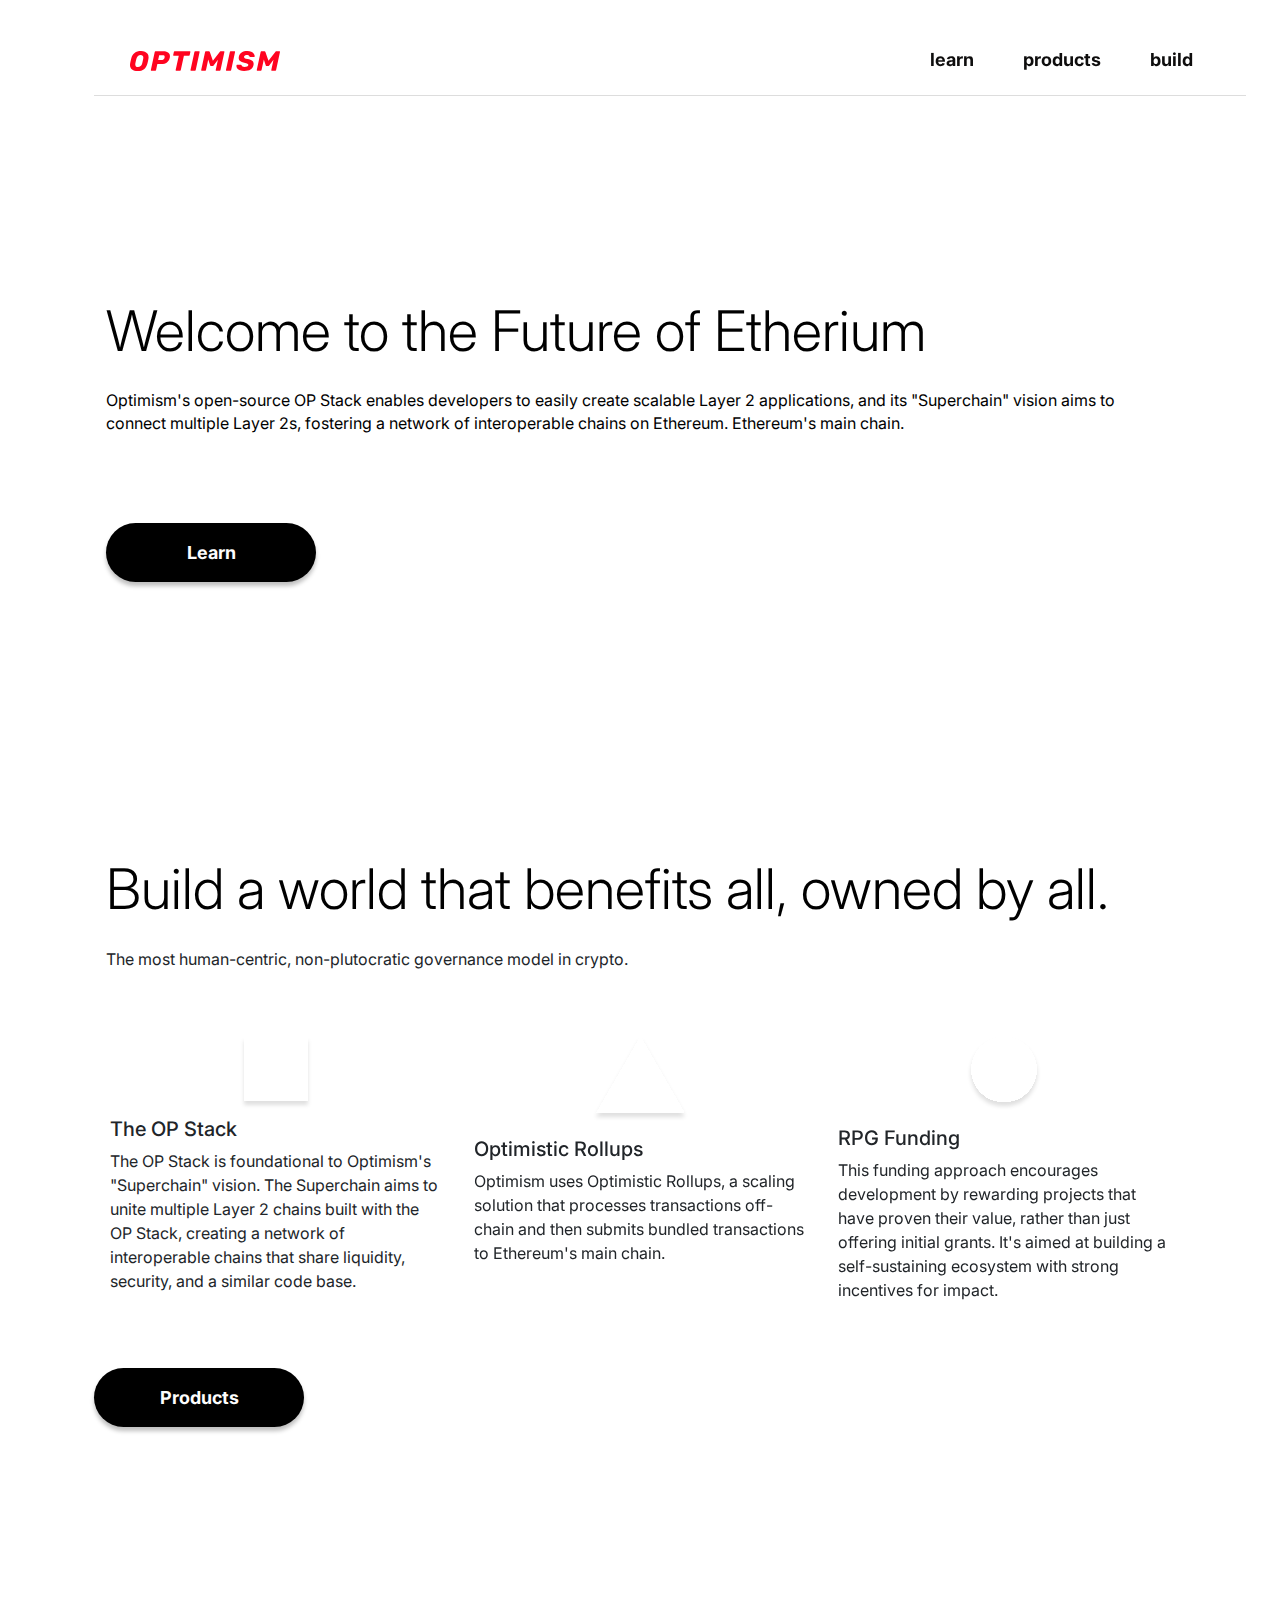
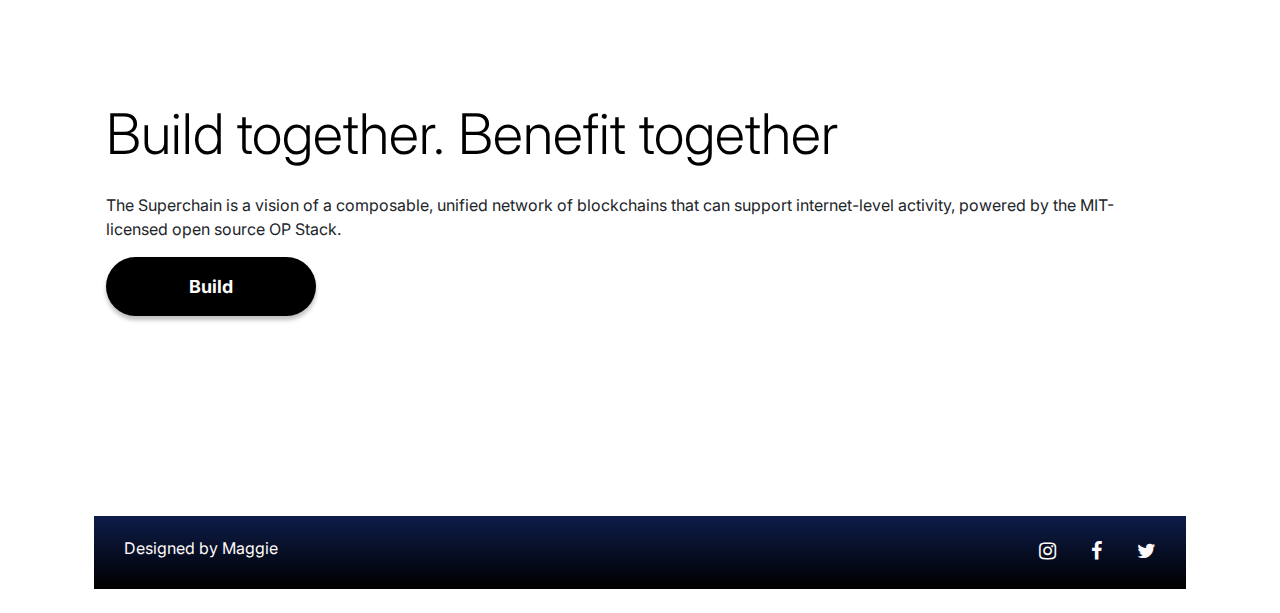
<file: index.html>
<!DOCTYPE html>
<html lang="en">
<head>
    <meta charset="UTF-8">
    <meta name="viewport" content="width=device-width, initial-scale=1.0">
    <!-- Meta tags for search engines -->
    <meta name="keywords" content="Optymism layer 2, cryprocurency, bitcoin, altcoins, Layer 2 on Etherium, Optymistic Rollups">
    <meta name="description" content="Optimism's open-source OP Stack enables developers to easily create scalable Layer 2 applications, and its Superchain vision aims to connect multiple Layer 2s, fostering a network of interoperable chains on Ethereum. Ethereum's main chain.">
    <!-- Tiltle -->    
    <title>Optimism</title>
    <!-- Bootstrap CSS and JS links -->
    <link href="https://cdn.jsdelivr.net/npm/bootstrap@5.3.3/dist/css/bootstrap.min.css" rel="stylesheet" integrity="sha384-QWTKZyjpPEjISv5WaRU9OFeRpok6YctnYmDr5pNlyT2bRjXh0JMhjY6hW+ALEwIH" crossorigin="anonymous">
    <script src="https://cdn.jsdelivr.net/npm/bootstrap@5.3.3/dist/js/bootstrap.bundle.min.js" integrity="sha384-YvpcrYf0tY3lHB60NNkmXc5s9fDVZLESaAA55NDzOxhy9GkcIdslK1eN7N6jIeHz" crossorigin="anonymous"></script>
    <!-- Google fonts link -->
    <link href="https://fonts.googleapis.com/css2?family=Inter:wght@400;700&display=swap" rel="stylesheet">
    <!-- Font Awesome Link -->
    <link rel="stylesheet" href="https://cdnjs.cloudflare.com/ajax/libs/font-awesome/4.7.0/css/font-awesome.min.css">
    <!-- styles.css link -->
    <link rel="stylesheet" href="assets/css/styles.css">
</head>
<body class="container p-4">
<!-- Navbar --> 
<header class="navbar">
    <div class="logo">
        <img src="assets/images/logo-optymism.png" alt="Optymism Logo">
    </div>
    <nav class="nav-links" >
        <a href="assets/pages/learn.html" class="nav-button">learn</a>
        <a href="assets/pages/hello.html" class="nav-button">products</a>
        <a href="assets/pages/build.html" class="nav-button">build</a>
    </nav>
</header>

<!-- Main Content-->


 <!-- header -->
<div id="hero_section" class="container">
    <section class="row">
        <!-- text-center class used to centre all text inside column -->
        <div class="col-12 text-left">
            <h1 class="display-4 my-4">Welcome to the Future of Etherium</h1>
            <p>
                Optimism's open-source OP Stack enables developers to easily create scalable Layer 2 applications, and its "Superchain" vision aims to connect multiple Layer 2s, fostering a network of interoperable chains on Ethereum. Ethereum's main chain.
            </p>
            <a href="assets/pages/learn.html" class="primary_button">Learn</a>
            </div>
    </section>
  </div>

<div class="container">
    <section class="row">
        <div class="col-12 text-left">
            <h1 class="display-4 my-4">Build a world that benefits all, owned by all.</h1>
            <p>
                The most human-centric, non-plutocratic governance model in crypto.
            </p>
            </div>
    </section>
</div>

<div class="card-group" id="products_section">
    <div class="card">
        <!-- Square as the top image replacement from Figma -->
        <div class="card-img-top d-flex justify-content-center align-items-start">
          <div id="square"></div>
        </div>
        <div class="card-body">
          <h5 class="card-title">The OP Stack</h5>
          <p class="card-text">
            The OP Stack is foundational to Optimism's "Superchain" vision. The Superchain aims to unite multiple Layer 2 chains built with the OP Stack, creating a network of interoperable chains that share liquidity, security, and a similar code base.
          </p>
        </div>
      </div>
      

    <div class="card">
        <!-- Replacing the 2nd card <img> with the SVG code of a triangle from Figma-->
        <div class="card-img-top d-flex justify-content-center align-items-start">
        <svg xmlns="http://www.w3.org/2000/svg" width="97" height="84" viewBox="0 0 97 84" fill="none">
            <g opacity="0.5" filter="url(#filter0_d_465_587)">
              <path d="M48.5 0L92.2343 75.75H4.76572L48.5 0Z" fill="white"/>
            </g>
            <defs>
              <filter id="filter0_d_465_587" x="0.765625" y="0" width="95.4688" height="83.75" filterUnits="userSpaceOnUse" color-interpolation-filters="sRGB">
                <feFlood flood-opacity="0" result="BackgroundImageFix"/>
                <feColorMatrix in="SourceAlpha" type="matrix" values="0 0 0 0 0 0 0 0 0 0 0 0 0 0 0 0 0 0 127 0" result="hardAlpha"/>
                <feOffset dy="4"/>
                <feGaussianBlur stdDeviation="2"/>
                <feComposite in2="hardAlpha" operator="out"/>
                <feColorMatrix type="matrix" values="0 0 0 0 0 0 0 0 0 0 0 0 0 0 0 0 0 0 0.25 0"/>
                <feBlend mode="normal" in2="BackgroundImageFix" result="effect1_dropShadow_465_587"/>
                <feBlend mode="normal" in="SourceGraphic" in2="effect1_dropShadow_465_587" result="shape"/>
              </filter>
            </defs>
          </svg>
        </div>
        <div class="card-body">
          <h5 class="card-title">Optimistic Rollups</h5>
          <p class="card-text">Optimism uses Optimistic Rollups, a scaling solution that processes transactions off-chain and then submits bundled transactions to Ethereum's main chain.</p>
        </div>
    </div>

    <div class="card">
        <!-- Replacing the 3rd card <img> with the SVG code of an ellipse from Figma-->
        <div class="card-img-top d-flex justify-content-center align-items-start">
          <svg xmlns="http://www.w3.org/2000/svg" width="74" height="73" viewBox="0 0 74 73" fill="none">
            <g opacity="0.5" filter="url(#filter0_d_465_590)">
              <circle cx="37" cy="32.5" r="32.5" fill="white"/>
            </g>
            <defs>
              <filter id="filter0_d_465_590" x="0.5" y="0" width="73" height="73" filterUnits="userSpaceOnUse" color-interpolation-filters="sRGB">
                <feFlood flood-opacity="0" result="BackgroundImageFix"/>
                <feColorMatrix in="SourceAlpha" type="matrix" values="0 0 0 0 0 0 0 0 0 0 0 0 0 0 0 0 0 0 127 0" result="hardAlpha"/>
                <feOffset dy="4"/>
                <feGaussianBlur stdDeviation="2"/>
                <feComposite in2="hardAlpha" operator="out"/>
                <feColorMatrix type="matrix" values="0 0 0 0 0 0 0 0 0 0 0 0 0 0 0 0 0 0 0.25 0"/>
                <feBlend mode="normal" in2="BackgroundImageFix" result="effect1_dropShadow_465_590"/>
                <feBlend mode="normal" in="SourceGraphic" in2="effect1_dropShadow_465_590" result="shape"/>
              </filter>
            </defs>
          </svg>
        </div>
        <div class="card-body">
          <h5 class="card-title">RPG Funding</h5>
          <p class="card-text">
            This funding approach encourages development by rewarding projects that have proven their value, rather than just offering initial grants. It's aimed at building a self-sustaining ecosystem with strong incentives for impact.
          </p>
        </div>
      </div>
      
  </div>
  <a href="assets/pages/hello.html" class="primary_button">Products</a>
  <div id="build_section" class="container">
    <section class="row">
        <div class="col-12 text-left">
            <h1 class="display-4 my-4">Build together. Benefit together</h1>
            <p>
                The Superchain is a vision of a composable, unified network of blockchains that can support internet-level activity, powered by the MIT-licensed open source OP Stack.
            </p>
            <a href="assets/pages/build.html" class="primary_button">Build</a>
            </div>
    </section>
  </div>

<!--Footer-->  
<footer>
  <div class="footer-content">
      <p>Designed by Maggie</p>
      <div class="social-icons">
          <a href="https://www.instagram.com" target="_blank"><i class="fa fa-instagram"></i></a>
          <a href="https://www.facebook.com" target="_blank"><i class="fa fa-facebook"></i></a>
          <a href="https://www.twitter.com" target="_blank"><i class="fa fa-twitter"></i></a>
      </div>
  </div>
</footer>   
</body>
</html>
</file>
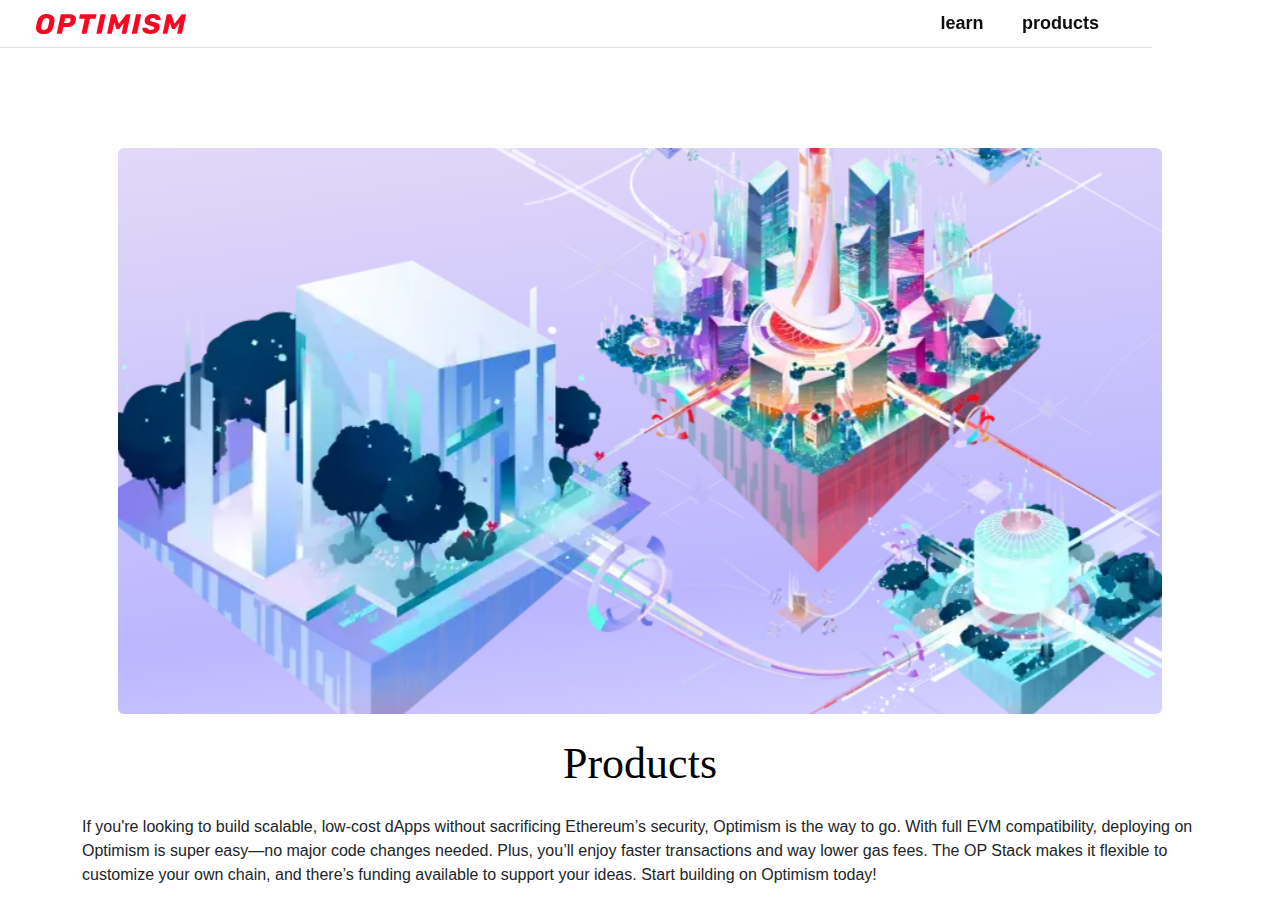
<file: assets/pages/build.html>
<!DOCTYPE html>
<html lang="en">
<head>
    <meta charset="UTF-8">
    <meta name="viewport" content="width=device-width, initial-scale=1.0">
    <title>Learn More</title>
    <!-- Bootstrap CSS -->
    <link href="https://cdn.jsdelivr.net/npm/bootstrap@5.3.0-alpha1/dist/css/bootstrap.min.css" rel="stylesheet">
    <!-- styles.css link -->
    <link rel="stylesheet" href="../css/styles.css">
</head>
<body>
    <header class="navbar">
        <div class="logo">
            <a href="../../index.html">
                <img src="../images/logo-optymism.png" alt="Optimism Logo">
            </a>
        </div>
        
        <nav class="nav-l
        inks" >
            <a href="../pages/learn.html" class="nav-button">learn</a>
            <a href="../pages/hello.html" class="nav-button">products</a>
        </nav>
    </header>
    <div class="container mt-5">
        <!-- Image -->
        <div class="text-center image">
            <img src="../images/build-image.png" class="img-fluid rounded" alt="An illustration of an utopian world with calm and happy people.">
        </div>
        <!-- Heading -->
        <h1 class="text-center mt-4">Products</h1>
        <!-- Article Content -->
        <article class="mt-4">
            <p>
                If you're looking to build scalable, low-cost dApps without sacrificing Ethereum’s security, Optimism is the way to go. With full EVM compatibility, deploying on Optimism is super easy—no major code changes needed. Plus, you’ll enjoy faster transactions and way lower gas fees. The OP Stack makes it flexible to customize your own chain, and there’s funding available to support your ideas. Start building on Optimism today!
            </p>
            
        </article>
    </div>

    <!-- Bootstrap JS -->
    <script src="https://cdn.jsdelivr.net/npm/bootstrap@5.3.0-alpha1/dist/js/bootstrap.bundle.min.js"></script>
</body>
</html>
</file>
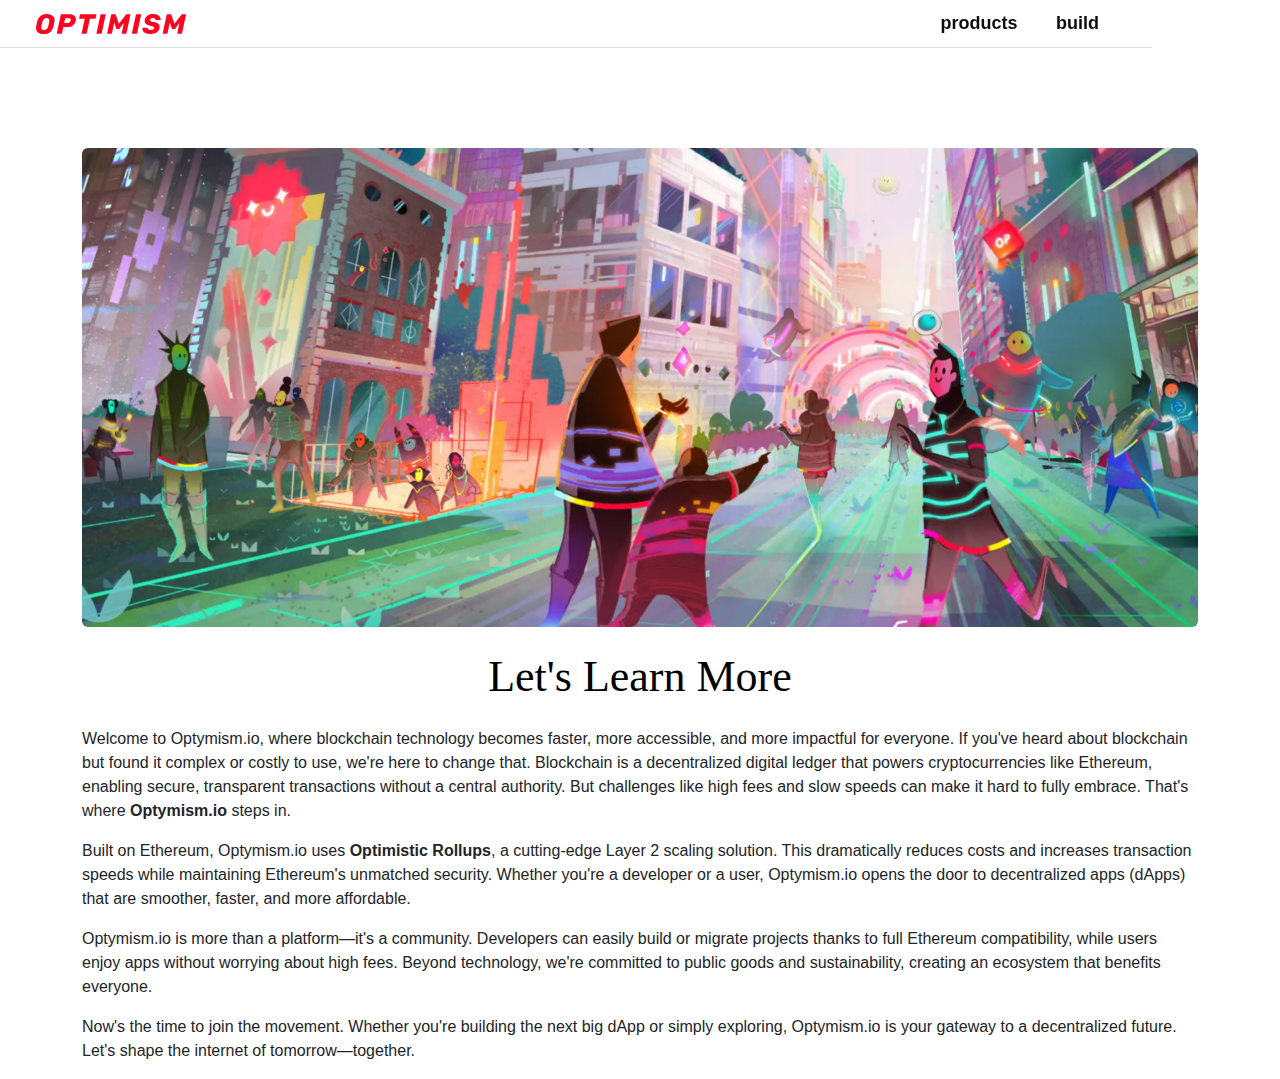
<file: assets/pages/learn.html>
<!DOCTYPE html>
<html lang="en">
<head>
    <meta charset="UTF-8">
    <meta name="viewport" content="width=device-width, initial-scale=1.0">
    <title>Learn More</title>
    <!-- Bootstrap CSS -->
    <link href="https://cdn.jsdelivr.net/npm/bootstrap@5.3.0-alpha1/dist/css/bootstrap.min.css" rel="stylesheet">
    <link rel="stylesheet" href="../css/styles.css">
</head>
<body>
    <header class="navbar">
        <div class="logo">
            <a href="../../index.html">
                <img src="../images/logo-optymism.png" alt="Optimism Logo">
            </a>
        </div>
        
        <nav class="nav-l
        inks" >
            <a href="../pages/hello.html" class="nav-button">products</a>
            <a href="../pages/hello.html" class="nav-button">build</a>
        </nav>
    </header>

<body>
    <div class="container mt-5">
        <!-- Image -->
        <div class="text-center image">
            <img src="../images/learn-image.png" class="img-fluid rounded" alt="An illustration of an utopian world with calm and happy people.">
        </div>
        <!-- Heading -->
        <h1 class="text-center mt-4">Let's Learn More</h1>
        <!-- Article Content -->
        <article class="mt-4">
            <p>
                Welcome to Optymism.io, where blockchain technology becomes faster, more accessible, and more impactful for everyone. 
                If you've heard about blockchain but found it complex or costly to use, we're here to change that. Blockchain is a 
                decentralized digital ledger that powers cryptocurrencies like Ethereum, enabling secure, transparent transactions 
                without a central authority. But challenges like high fees and slow speeds can make it hard to fully embrace. That's 
                where <strong>Optymism.io</strong> steps in.
            </p>
            <p>
                Built on Ethereum, Optymism.io uses <strong>Optimistic Rollups</strong>, a cutting-edge Layer 2 scaling solution. This 
                dramatically reduces costs and increases transaction speeds while maintaining Ethereum's unmatched security. Whether 
                you're a developer or a user, Optymism.io opens the door to decentralized apps (dApps) that are smoother, faster, and 
                more affordable.
            </p>
            <p>
                Optymism.io is more than a platform—it's a community. Developers can easily build or migrate projects thanks to full 
                Ethereum compatibility, while users enjoy apps without worrying about high fees. Beyond technology, we're committed 
                to public goods and sustainability, creating an ecosystem that benefits everyone.
            </p>
            <p>
                Now's the time to join the movement. Whether you're building the next big dApp or simply exploring, Optymism.io is 
                your gateway to a decentralized future. Let's shape the internet of tomorrow—together.
            </p>
        </article>
    </div>

    <!-- Bootstrap JS -->
    <script src="https://cdn.jsdelivr.net/npm/bootstrap@5.3.0-alpha1/dist/js/bootstrap.bundle.min.js"></script>
</body>
</html>
</file>
<file: assets/css/styles.css>
/* Asterisk widecard selector to override default styles added by the browser*/
*{
    padding: 0;
    margin: 0;
   /* box-sizing: border-box;*/
}

body {
    font-family: 'Inter', Arial, Helvetica, sans-serif;
    margin: 0;
    padding: 0;
    min-height: 100vh;
    display:flex;
    flex-direction: column;


}

.main{
    background-color: #ccc;
    /* Make new main element to take all savailable space to push the footer down*/
    flex: 1 0 auto;
}

#square {
    width: 64px;
    height: 64px;
    opacity: 0.5;
    background: var(--M3-white, #FFF); /* Use white as fallback */
    box-shadow: 0px 4px 4px rgba(0, 0, 0, 0.25);
  }
  
  


/* Navbar styling */
.navbar {
    position: fixed;
    width: 90%;
    display: flex;
    justify-content: space-between;
    align-items: center;
    padding: 10px 36px;
    background-color: rgba(255, 255, 255, 0.50);
    border-bottom: 1px solid #ddd;
    margin-bottom: 200px;
}

/* Logo styling */
.logo img {
    height: 20px;
    width: auto;
}

/*video styling*/
.video {
    margin-top: 100px;
}

/*image styling*/
.image {
    margin-top: 100px;
}



/* Navigation links */
.nav-links {
    display: flex;
    gap: 15px;
}

.nav-button {
    text-decoration: none;
    color: #0E0D0D;
    font-size: 18px;
    font-weight: bold;
    padding: 10px 15px;
    border: 2px solid transparent;
    border-radius: 16px;
    transition: background-color 0.3s, border-color 0.3s;
}

.nav-button:hover {
    background-color: #0E0D0D;
    color: #fff;
    border-color: #0E0D0D;
}

h1{
    color: #000;
    font-family: Inter;
    font-size: 44px;
    font-style: normal;
    font-weight: 400;
    line-height: 120%; 

}

#hero_section {
    margin-top: 250px;
    margin-bottom: 150px;
}

#hero_section p{
    height: 118px;
    width: 100%;
    color: #000;
    font-family: Inter;
    font-size: 16px;
    font-style: normal;
    font-weight: 400;
    line-height: 140.625%;
    
   
}


.card {
    border: 0px;
}

#products_section {
    margin-top: 50px; 
    margin-bottom: 50px; 
}

#build_section {
    margin-top: 150px; 
    margin-bottom: 100px;
}
a {
    text-decoration: none;
  }


.primary_button{
    color: #FDFDFD;
    text-align: center;
    font-family: Inter;
    font-size: 18px;
    font-style: normal;
    font-weight: 700;
    line-height: normal;

    display: flex;
    width: 210px;
    height: 59px;
    padding: 12px 24px;
    justify-content: center;
    align-items: center;
    gap: 32px;
    border-radius: 32px;
    background: #000;
    box-shadow: 0px 4px 4px 0px rgba(0, 0, 0, 0.25);
    margin-bottom: 100px;
}

footer {
    width: 100%;
    height: 73px;
    display: flex;
    padding: 15px 30px;
    flex-direction: column;
    align-items: flex-start;
    gap: 30px;
    align-self: stretch;
    background: linear-gradient(0deg, #000 0%, #0E1C49 100%);
    color: #fffafa;
}

.footer-content {
    display: flex;
    align-items: center;
    justify-content: space-between;
    width: 100%;
}

.footer-content p {
    margin: 0;
    font-size: 16px;
    margin-right: 20px;
}
.social-icons {
    display: flex;
    gap: 35px;
    margin-top: 5px;
}

.social-icons a {
    text-decoration: none;
    color: #fffafa;
    font-size: 20px;
    transition: color 0.3s;
}

.social-icons a:hover {
    color: #1da1f2; /* Twitter blue-like hover color */
}
</file>
